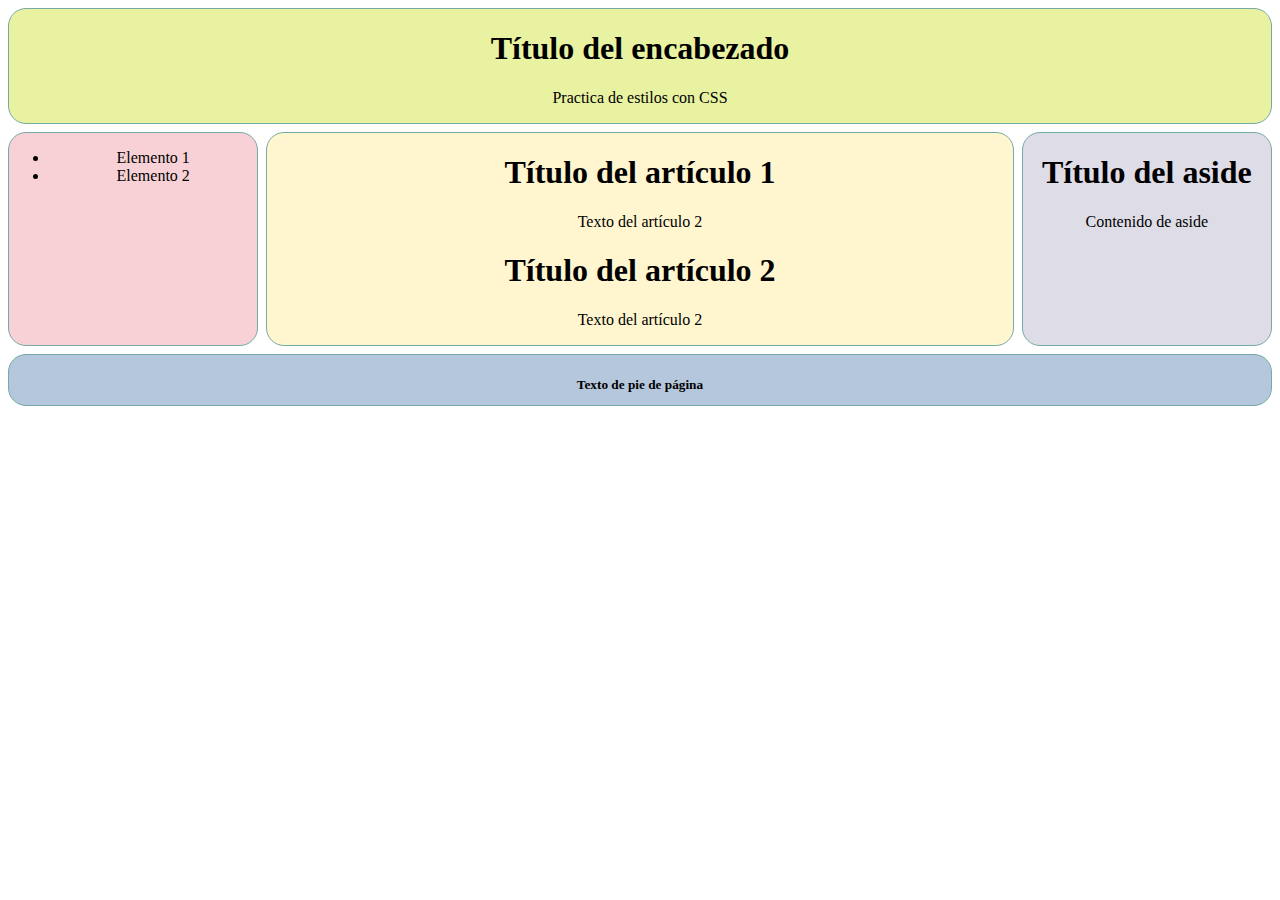
<file: Practica 4 css/index.html>
<!DOCTYPE html>
<html lang="es">
<head>
    <meta charset="UTF-8">
    <meta http-equiv="X-UA-Compatible" content="IE=edge">
    <meta name="viewport" content="width=device-width, initial-scale=1.0">
    <title>Estructura HTML</title>
</head>
<body>
    
    <header style="background-color:#E8F2A1;text-align:center;border-radius: 18px; margin-bottom:8px; border:solid #75AAA6 1.5px;">

        <h1>Título del encabezado</h1>
        <p>Practica de estilos con CSS</p>
    </header>
    <div style="display:flex">
    <nav style="background-color:#F7D1D5;text-align:center; border-radius:18px; border:solid#75AAA6 1.5px; margin-right:8px; width:20%;">
        <ul>
        <li style="list-style:disc">Elemento 1</li>
        <li style="list-style:disc">Elemento 2</li>
        </ul>
    </nav>
    <section style="background-color:#FFF5CE;text-align:center; border-radius:18px; border:solid#75AAA6 1.5px; width:60%;">
        <article>
        <h1>Título del artículo 1</h1>
        <p>Texto del artículo 2</p>
        </article>

        <article>
        <h1>Título del artículo 2</h1>
        <p>Texto del artículo 2</p>
        </article>
        
    </section>
    <aside style="background-color:#DEDCE6;text-align:center; border-radius:18px; border:solid#75AAA6 1.5px; margin-left:8px; width:20%;">
        <h1>Título del aside</h1>
        <p>Contenido de aside</p>
    </aside>
    </div>
    <footer style="background-color:#B4C7DC;text-align:center; border-radius:18px; border:solid#75AAA6 1.5px; margin-top:8px; height: 50px;" >
        <h5>Texto de pie de página</h5>
    </footer>
    

    
</body>
</html>
</file>
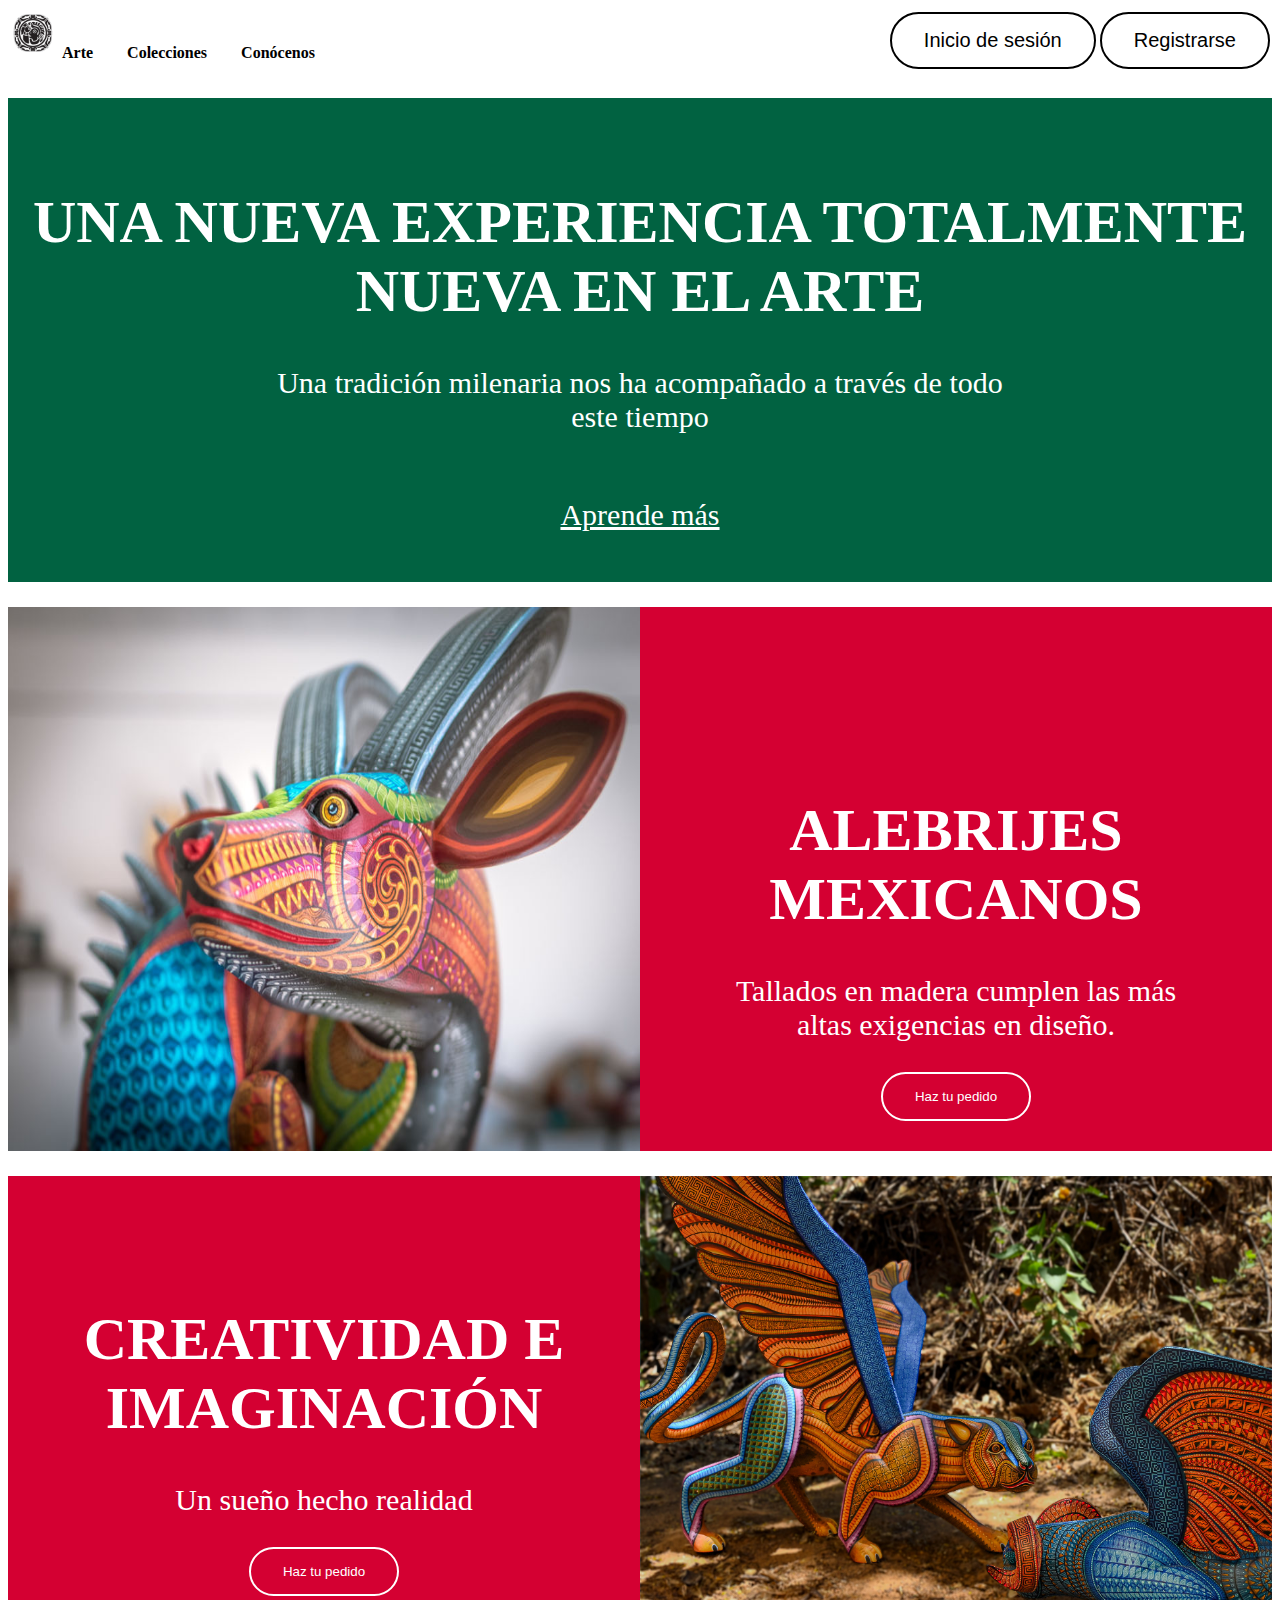
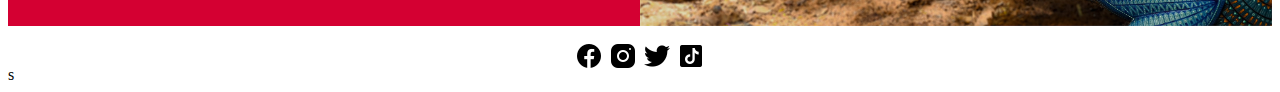
<file: ProyectoFinal/index.html>
<!DOCTYPE html>
<html lang="es">
<head>
    <meta charset="UTF-8">
    <meta http-equiv="X-UA-Compatible" content="IE=edge">
    <meta name="viewport" content="width=device-width, initial-scale=1.0">
    <title>Document</title>
    <link rel="stylesheet" href="css/styles.css">
</head>
<body>
    <header style="display: flex; justify-content: space-between;">
        <nav>
            <a href="#home"> <img src="img/pngwing.com.png" width="50px" height="50px" alt="ícono maya" ></a>
            <a href="#arte" class="a">Arte</a>
            <a href="#colecciones" class="a">Colecciones</a>
            <a href="#conocenos" class="a">Conócenos</a>
        </nav>
        <div style="display:flex ;">
            <button class="boton" > Inicio de sesión</button>
            <button class="boton" >Registrarse</button>
        </div>
    </header>
    <section class="section-verde" style="text-align: center;"> 
        <h1>UNA NUEVA EXPERIENCIA TOTALMENTE <br>
            NUEVA EN EL ARTE</h1>
        <p>Una tradición milenaria nos ha acompañado a través de todo<br> este tiempo</p><br>
        <a href="#" style="color:white ;">Aprende más</a>
    </section>

    <section>
        <div style="width: 50%;">
            <img src="img/alebrijes-en-oaxaca-940x626.jpg" alt="alebrije de oaxaca" style="width: 100%; height: 100%;">
        </div>
        <div class="textos" style="width: 50%;">
            <h1 style= "margin-top:100px">
                ALEBRIJES <br>
                MEXICANOS <br>
            </h1>
            <p>
                Tallados en madera cumplen las más<br> altas exigencias en diseño.
                <p/>
            <button class="boton_2">Haz tu pedido</button>
        </div>
    </section>


    <section>
        <div class="textos" style="width: 50%;">
            <h1>
                CREATIVIDAD E <br>
                IMAGINACIÓN <br>
            </h1>
            <p>
                Un sueño hecho realidad
                <p/>
            <button class="boton_2">Haz tu pedido</button>
        </div>
        <div style="width: 50%;">
            <img src="img/nomadas6.jpg" alt="alebrije de oaxaca" style="width: 100%; height: 100%;">
        </div>
    </section>
        
    <footer class="footer">
        <div>
            <a href="#facebook"><img src="img/icons8-facebook-nuevo-30.png" alt="icono facebook"></a>
            <a href="#instagram"><img src="img/icons8-instagram-30.png" alt="icono instagram"></a>
            <a href="#twitter"><img src="img/icons8-twitter-30.png" alt="icono twitter"></a>
            <a href="#tiktok"><img src="img/icons8-tik-tok-30.png" alt="icono tik tok"></a>
        </div>
    </footer>
</body>
</html>s
</file>
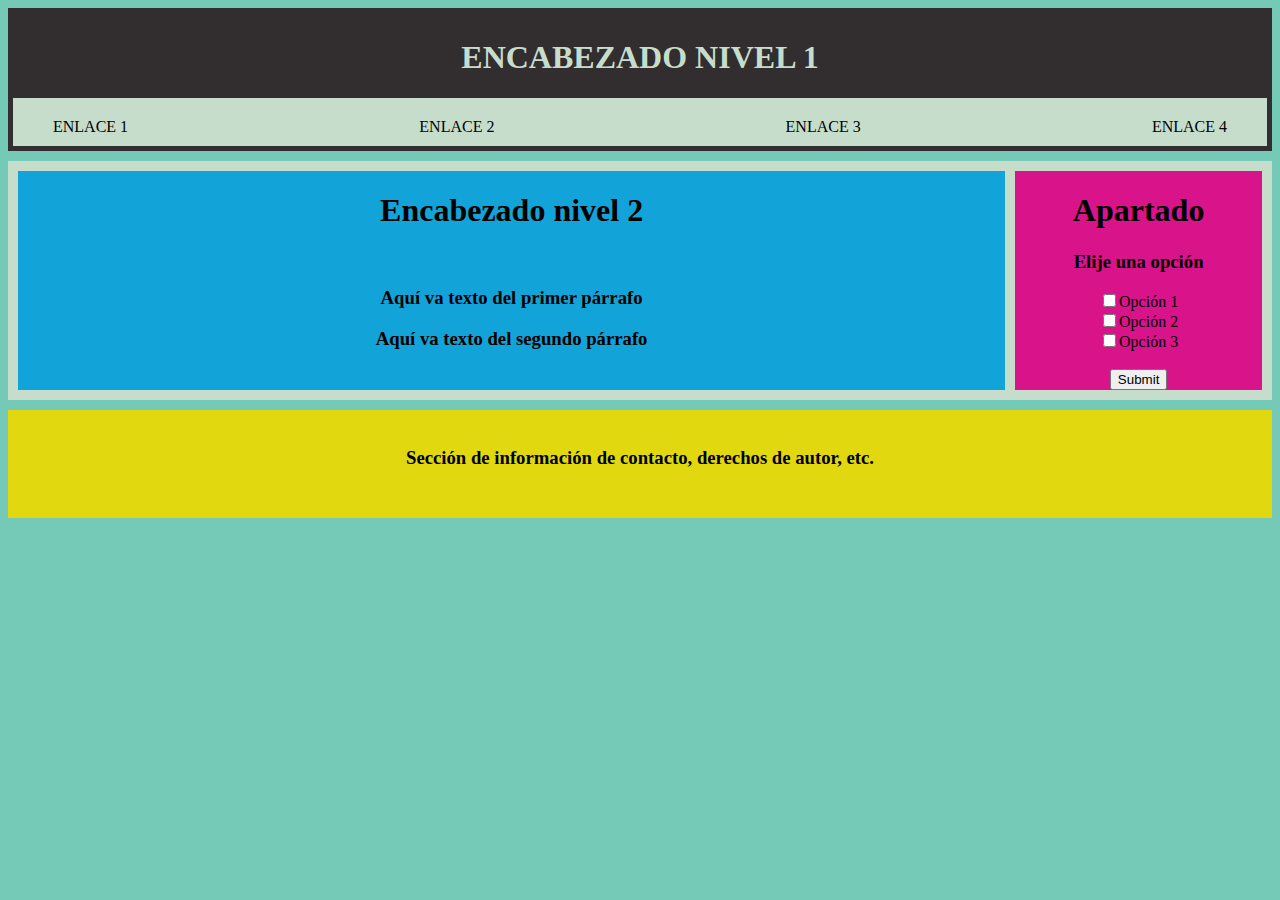
<file: Tareasdesarrolloweb2022/index1.html>
<!DOCTYPE html>
<html lang="es">
<head>
    <meta charset="UTF-8">
    <meta http-equiv="X-UA-Compatible" content="IE=edge">
    <meta name="viewport" content="width=device-width, initial-scale=1.0">
    <title>Document</title>
</head>
<body style="background-color: #75C9B7;">
    <header style="background-color:#322E2F; text-align:center; padding-top: 10px; padding-bottom: 5px; font-family: Verdana;">
        <h1 style="color:#C7DDCC;">ENCABEZADO NIVEL 1</h1> 
        <nav style=" background-color: #C7DDCC; font-size: medium; display: flex; justify-content: space-between; margin-left: 5px; margin-right: 5px; padding-top: 20px; padding-bottom: 10px; padding-left: 40px; padding-right: 40px;">
            <a>ENLACE 1</a>
            <a>ENLACE 2</a>
            <a>ENLACE 3</a>
            <a>ENLACE 4</a>
        </nav>
    </header>
    <div style="display: flex; text-align: center; margin-top: 10px; margin-bottom: 10px; background-color: #C7DDCC; padding: 10px 10px 10px 10px;">
        <section style="background-color:#12A4D9; width:80%; margin-right: 10px;">
            <h1>Encabezado nivel 2</h1><br>
            <h3>Aquí va texto del primer párrafo</h3>
            <h3>Aquí va texto del segundo párrafo</h3>
        </section>
        <aside style="background-color:#D9138A; width:20%;">
            <h1>Apartado</h1>
            <h3>Elije una opción</h3>
              <input name="b" type="checkbox">Opción 1<br>
              <input name="b" type="checkbox">Opción 2<br>
              <input name="b" type="checkbox">Opción 3<br>
              <br><input type="submit" placeholder="Enviar">
            
        </aside>
    </div>
    <footer style="background-color:#E2D810;  text-align:center; padding-top: 30 px; padding-bottom: 30px;" ><br>
        <h3>Sección de información de contacto, derechos de autor, etc.</h3>
    </footer>

</body>
</html>
</file>
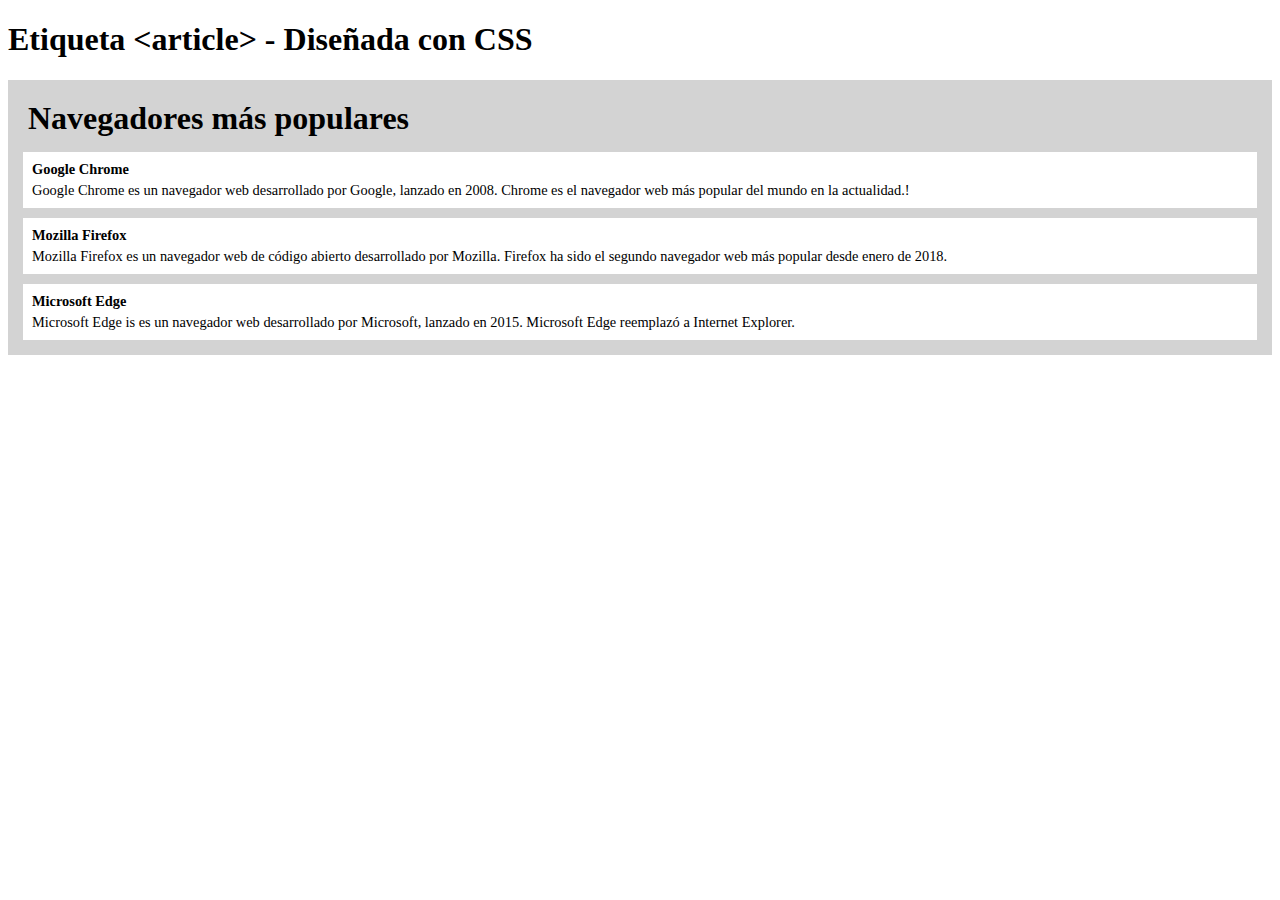
<file: practica3/example/article.html>
<!DOCTYPE html>
<html>

<head>
    <style>
        .all-browsers {
            margin: 0;
            padding: 5px;
            background-color: lightgray;
        }

        .all-browsers h1,.browser {
            margin: 10px;
            padding: 5px;
        }

        .browser {
            background: white;
        }

        .browser>h2,
        p {
            margin: 4px;
            font-size: 90%;
        }
    </style>
</head>

<body>

    <h1>Etiqueta &lt;article&gt; - Diseñada con CSS</h1>

    <article class="all-browsers">
        <h1>Navegadores más populares</h1>
        <article class="browser">
            <h2>Google Chrome</h2>
            <p>Google Chrome es un navegador web desarrollado por Google, lanzado en 2008. Chrome es el navegador web
                más popular del mundo en la actualidad.!</p>
        </article>
        <article class="browser">
            <h2>Mozilla Firefox</h2>
            <p>Mozilla Firefox es un navegador web de código abierto desarrollado por Mozilla. Firefox ha sido el segundo navegador web más popular desde enero de 2018.</p>
        </article>
        <article class="browser">
            <h2>Microsoft Edge</h2>
            <p>Microsoft Edge is es un navegador web desarrollado por Microsoft, lanzado en 2015. Microsoft Edge reemplazó a Internet Explorer.</p>
        </article>
    </article>

</body>

</html>
</file>
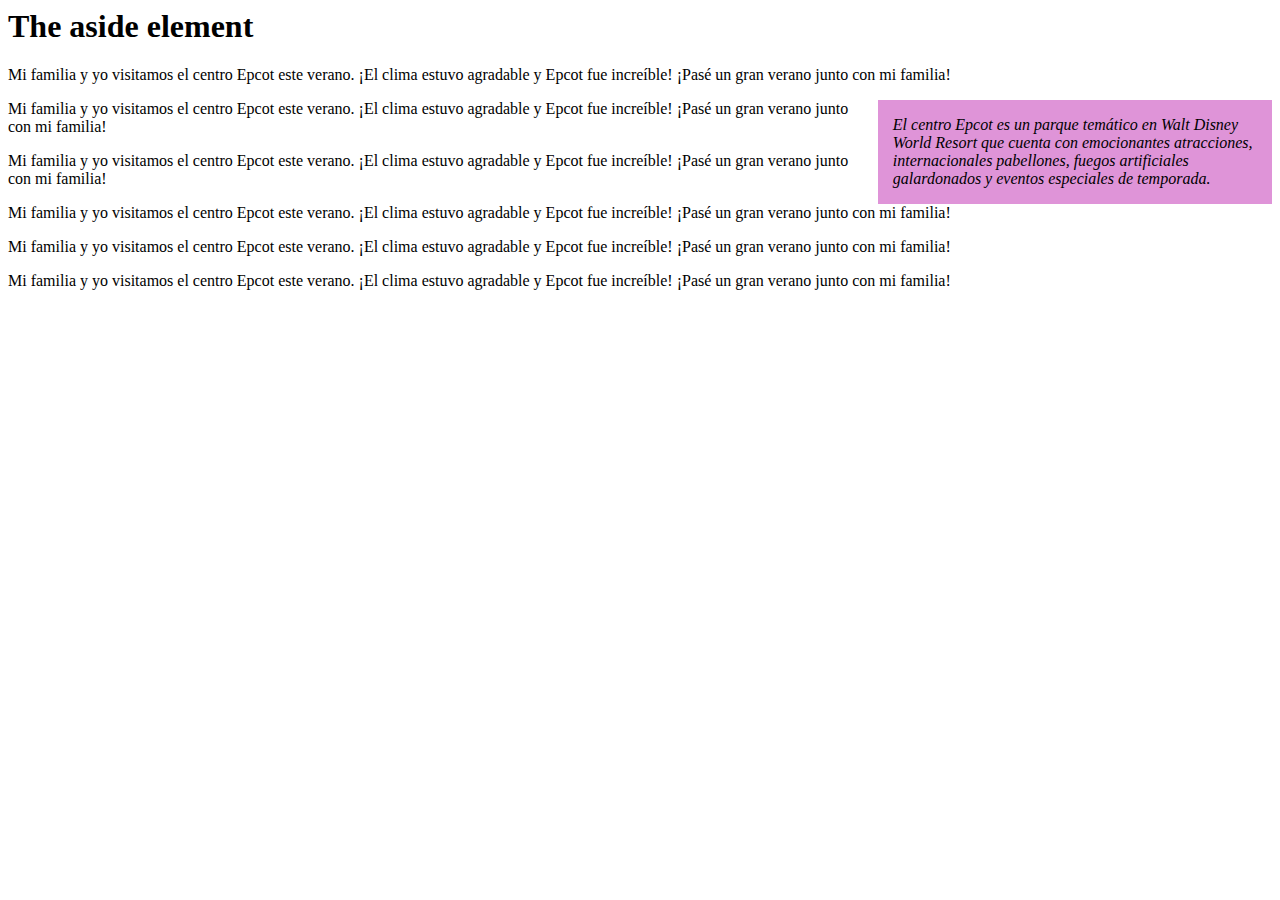
<file: practica3/example/aside.html>
<html lang="en">

<head>
    <style>
        aside {
            width: 30%;
            padding-left: 15px;
            margin-left: 15px;
            float: right;
            font-style: italic;
            background-color: rgba(178, 0, 163, 0.421);
        }
    </style>
</head>

<body>

    <h1>The aside element</h1>

    <p>Mi familia y yo visitamos el centro Epcot este verano. ¡El clima estuvo agradable y Epcot fue increíble! ¡Pasé un
        gran verano junto con mi familia!</p>

    <aside>
        <p>
            El centro Epcot es un parque temático en Walt Disney World Resort que cuenta con emocionantes atracciones,
            internacionales
            pabellones, fuegos artificiales galardonados y eventos especiales de temporada.</p>
    </aside>

    <p>Mi familia y yo visitamos el centro Epcot este verano. ¡El clima estuvo agradable y Epcot fue increíble! ¡Pasé un gran verano junto con mi familia!</p>
    <p>Mi familia y yo visitamos el centro Epcot este verano. ¡El clima estuvo agradable y Epcot fue increíble! ¡Pasé un gran verano junto con mi familia!</p>
    <p>Mi familia y yo visitamos el centro Epcot este verano. ¡El clima estuvo agradable y Epcot fue increíble! ¡Pasé un gran verano junto con mi familia!</p>
    <p>Mi familia y yo visitamos el centro Epcot este verano. ¡El clima estuvo agradable y Epcot fue increíble! ¡Pasé un gran verano junto con mi familia!</p>
    <p>Mi familia y yo visitamos el centro Epcot este verano. ¡El clima estuvo agradable y Epcot fue increíble! ¡Pasé un gran verano junto con mi familia!</p>

</body>

</html>
</file>
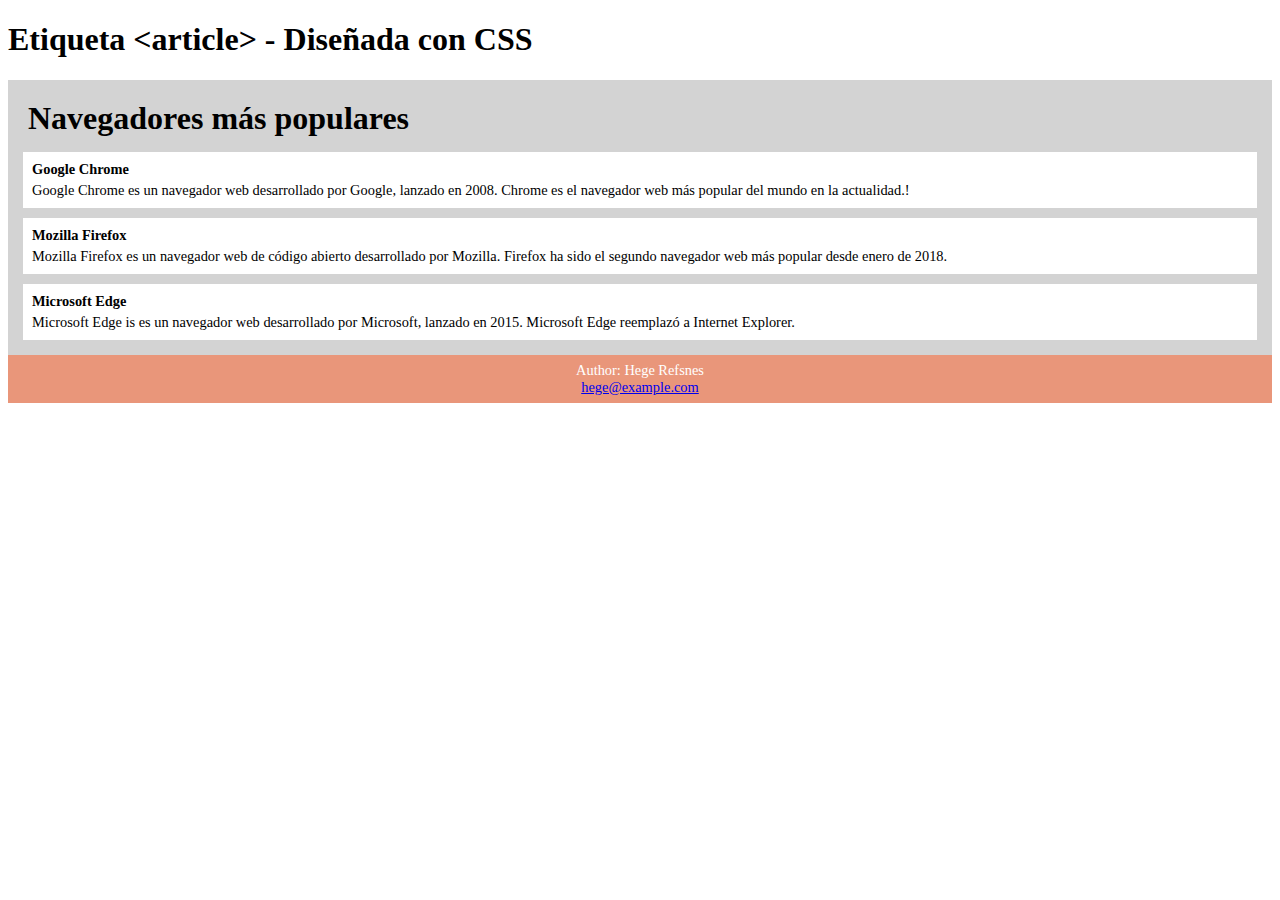
<file: practica3/example/footer.html>
<!DOCTYPE html>
<html>

<head>
    <style>
        .all-browsers {
            margin: 0;
            padding: 5px;
            background-color: lightgray;
        }

        .all-browsers h1,
        .browser {
            margin: 10px;
            padding: 5px;
        }

        .browser {
            background: white;
        }

        .browser>h2,
        p {
            margin: 4px;
            font-size: 90%;
        }

        footer {
            text-align: center;
            padding: 3px;
            background-color: DarkSalmon;
            color: white;
        }
    </style>
</head>

<body>

    <h1>Etiqueta &lt;article&gt; - Diseñada con CSS</h1>

    <article class="all-browsers">
        <h1>Navegadores más populares</h1>
        <article class="browser">
            <h2>Google Chrome</h2>
            <p>Google Chrome es un navegador web desarrollado por Google, lanzado en 2008. Chrome es el navegador web
                más popular del mundo en la actualidad.!</p>
        </article>
        <article class="browser">
            <h2>Mozilla Firefox</h2>
            <p>Mozilla Firefox es un navegador web de código abierto desarrollado por Mozilla. Firefox ha sido el
                segundo navegador web más popular desde enero de 2018.</p>
        </article>
        <article class="browser">
            <h2>Microsoft Edge</h2>
            <p>Microsoft Edge is es un navegador web desarrollado por Microsoft, lanzado en 2015. Microsoft Edge
                reemplazó a Internet Explorer.</p>
        </article>
    </article>
    <footer>
        <p>Author: Hege Refsnes<br>
            <a href="mailto:hege@example.com">hege@example.com</a>
        </p>
    </footer>
</body>

</html>
</file>
<file: ProyectoFinal/css/styles.css>
.boton {
    background-color:white;
    padding: 15px 32px;
    text-align: center;
    text-decoration: none;
    display: inline-block;
    font-size: 20px;
    margin: 4px 2px;
    cursor: pointer;
    border-radius: 50px;
    border:solid  2px black;
}
.boton:hover {
    background-color:black;
    border:solid  2px white;
    color: white;
}

.boton_2{
        background-color: transparent ;
        padding: 15px 32px; 
        text-align: center;
        text-decoration:none;
        border-radius: 50px;
        border:solid 2px white;
        color: white;
        cursor:pointer;
    }

.boton_2:hover{
    background-color: white;
    color:#D40032;  
    font-weight: bold;


}

.a {
    color:black;
    font-weight:bold ;
    font-family:georgia;
    font-size: medium;
    text-align: left;
    margin-right: 30px;
    margin-bottom: 20px;
    text-decoration:none;
}

section {
    background-color:#D40032 ;
    display: flex;
    font-size: 30px;
    color: white;
    margin-top: 25px;
    margin-bottom: 15px;
    font-family:georgia;
}

.section-verde {
    background-color:#016241;
    display: inherit;
    font-family: georgia;
    padding-top: 50px;
    padding-bottom: 50px;
}

.textos{
    text-align: center;
    margin-top: 7%;
}

.footer{
    display: flex;
    justify-content: center;
    width: 25 px;
    height: 25px;
    

}
</file>
